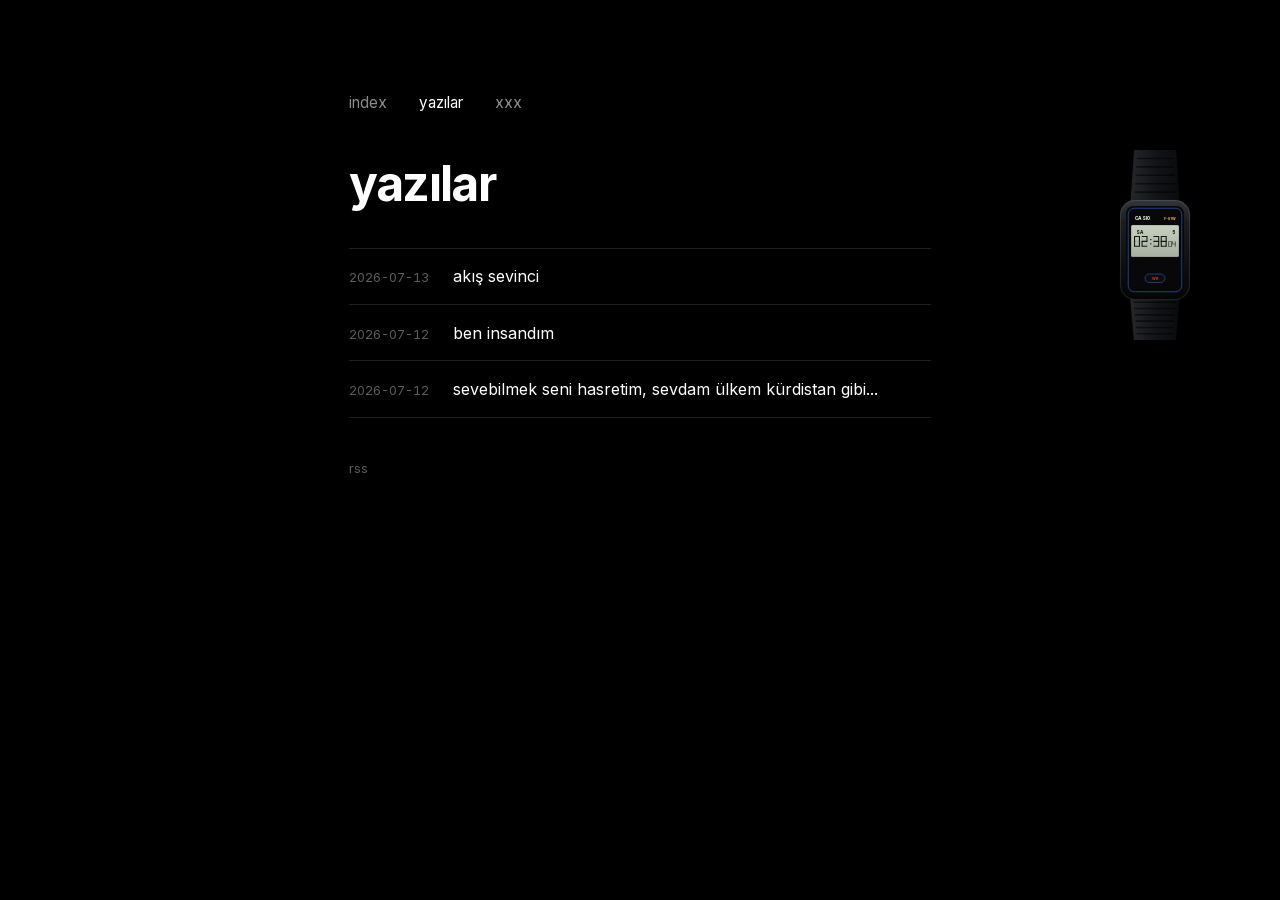
<file: blog/index.html>
<!DOCTYPE html>
<html lang="tr">
<head>
    <meta charset="UTF-8">
    <meta name="viewport" content="width=device-width, initial-scale=1.0">
    <title>yazılar | ba û bager</title>
    <meta name="description" content="bager'in yazıları">
    <meta http-equiv="Content-Security-Policy" content="default-src 'self'; script-src 'self' https://gc.zgo.at; style-src 'self' 'unsafe-inline'; img-src 'self' https://*.fastly.net data: https://bager.goatcounter.com; connect-src 'self' https://ws.audioscrobbler.com https://bager.goatcounter.com; font-src 'self'; media-src 'self'; base-uri 'self'; form-action 'none'; object-src 'none'">
    <meta name="theme-color" content="#000000">
    <link rel="alternate" type="application/rss+xml" title="ba û bager" href="../feed.xml">
    <link rel="stylesheet" href="../assets/css/style.css">
    <link rel="icon" type="image/png" href="../cat.png">
</head>
<body>
    <main class="page">
        <nav class="ust">
            <a href="../index.html">index</a>
            <a href="../blog/index.html" aria-current="page">yazılar</a>
            <a href="../xxx.html">xxx</a>
        </nav>

        <h1>yazılar</h1>

        <ol class="posts" reversed>
            <li><span class="post-date">2026-07-13</span><a href="akis-sevinci.html">akış sevinci</a></li>
            <li><span class="post-date">2026-07-12</span><a href="ben-insandim.html">ben insandım</a></li>
            <li><span class="post-date">2026-07-12</span><a href="sevebilmek-seni-hasretim.html">sevebilmek seni hasretim, sevdam ülkem kürdistan gibi...</a></li>
        </ol>

        <p class="rss"><a href="../feed.xml">rss</a></p>
    </main>

    <div class="f91" id="f91" role="img" aria-label="saat"></div>

    <script src="../assets/js/site.js"></script>
    <script data-goatcounter="https://bager.goatcounter.com/count" async src="https://gc.zgo.at/count.js"></script>
</body>
</html>
</file>
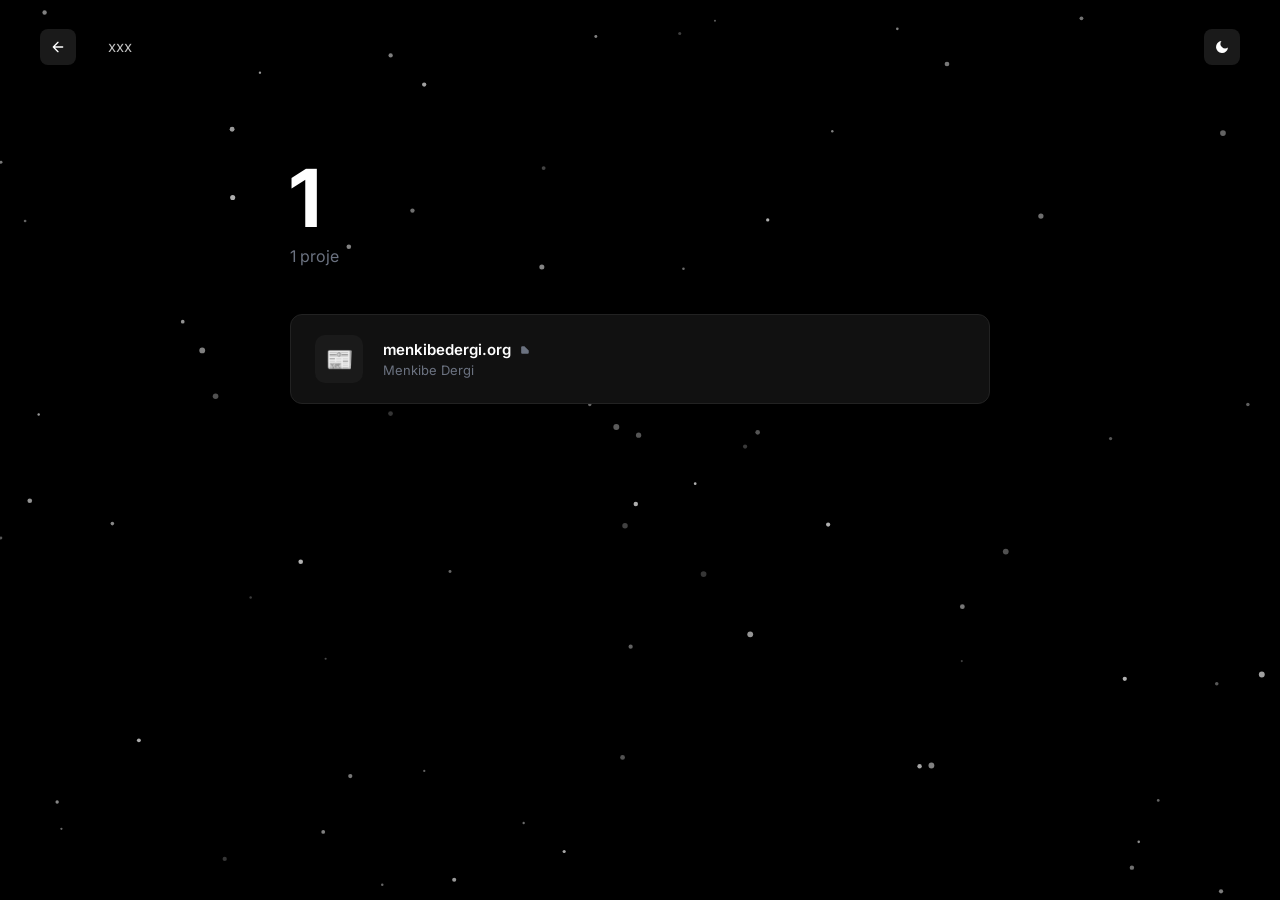
<file: projects.html>
<!DOCTYPE html>
<html lang="tr">
<head>
    <meta charset="UTF-8">
    <meta name="viewport" content="width=device-width, initial-scale=1.0">
    <title>xxx | ba û bager</title>
    <meta name="description" content="Projects by ba û bager.">
    <link href="https://fonts.googleapis.com/css2?family=Inter:wght@400;500;600;700&display=swap" rel="stylesheet">
    <style>
        * { margin: 0; padding: 0; box-sizing: border-box; }
        body {
            background-color: #000;
            color: #fff;
            font-family: 'Inter', -apple-system, sans-serif;
            min-height: 100vh;
            display: flex;
            flex-direction: column;
            position: relative;
            overflow-x: hidden;
            transition: background-color 0.3s, color 0.3s;
        }
        body.light {
            background-color: #f5f5f5;
            color: #111;
        }
        #particles {
            position: fixed;
            top: 0;
            left: 0;
            width: 100%;
            height: 100%;
            z-index: 0;
            pointer-events: none;
        }
        nav {
            position: relative;
            z-index: 10;
            display: flex;
            align-items: center;
            gap: 2rem;
            padding: 1.8rem 2.5rem;
        }
        .icon-btn {
            background: #1a1a1a;
            border: none;
            color: #fff;
            width: 36px;
            height: 36px;
            border-radius: 8px;
            cursor: pointer;
            display: flex;
            align-items: center;
            justify-content: center;
            text-decoration: none;
            transition: background 0.2s;
        }
        body.light .icon-btn {
            background: #e0e0e0;
            color: #111;
        }
        .icon-btn:hover {
            background: #2a2a2a;
        }
        body.light .icon-btn:hover {
            background: #ccc;
        }
        .icon-btn svg {
            width: 16px;
            height: 16px;
            fill: none;
            stroke: currentColor;
            stroke-width: 2;
            stroke-linecap: round;
            stroke-linejoin: round;
        }
        .nav-link {
            color: inherit;
            text-decoration: none;
            font-size: 15px;
            opacity: 0.75;
            transition: opacity 0.2s;
        }
        .nav-link:hover {
            opacity: 1;
            color: #a5b4fc;
        }
        .theme-btn {
            background: #1a1a1a;
            border: none;
            color: #fff;
            width: 36px;
            height: 36px;
            border-radius: 8px;
            cursor: pointer;
            display: flex;
            align-items: center;
            justify-content: center;
            transition: background 0.2s;
        }
        body.light .theme-btn {
            background: #e0e0e0;
            color: #111;
        }
        .theme-btn:hover {
            background: #2a2a2a;
        }
        body.light .theme-btn:hover {
            background: #ccc;
        }
        .theme-btn svg {
            width: 16px;
            height: 16px;
            fill: currentColor;
        }
        .content {
            position: relative;
            z-index: 1;
            max-width: 780px;
            width: 100%;
            margin: 0 auto;
            padding: 4rem 2.5rem;
        }
        .count {
            font-size: 5rem;
            font-weight: 700;
            letter-spacing: -0.025em;
            line-height: 1;
            margin-bottom: 0.5rem;
            opacity: 0;
            animation: fadeUp 0.5s ease 0.1s forwards;
        }
        .count-label {
            font-size: 1rem;
            color: #6b7280;
            margin-bottom: 3rem;
            opacity: 0;
            animation: fadeUp 0.5s ease 0.2s forwards;
        }
        .projects-grid {
            display: flex;
            flex-direction: column;
            gap: 1rem;
            opacity: 0;
            animation: fadeUp 0.5s ease 0.35s forwards;
        }
        .project-card {
            background: #111;
            border: 1px solid #222;
            border-radius: 12px;
            padding: 1.25rem 1.5rem;
            display: flex;
            align-items: center;
            gap: 1.25rem;
            text-decoration: none;
            color: #fff;
            transition: border-color 0.2s, transform 0.2s;
        }
        body.light .project-card {
            background: #ebebeb;
            border-color: #d0d0d0;
            color: #111;
        }
        .project-card:hover {
            border-color: #444;
            transform: translateY(-2px);
        }
        body.light .project-card:hover {
            border-color: #aaa;
        }
        .project-icon {
            width: 48px;
            height: 48px;
            background: #1a1a1a;
            border-radius: 10px;
            display: flex;
            align-items: center;
            justify-content: center;
            flex-shrink: 0;
            font-size: 22px;
        }
        body.light .project-icon {
            background: #d5d5d5;
        }
        .project-info {
            flex: 1;
            min-width: 0;
        }
        .project-name {
            font-size: 15px;
            font-weight: 600;
            display: flex;
            align-items: center;
            gap: 0.5rem;
            margin-bottom: 3px;
        }
        .project-name svg {
            width: 13px;
            height: 13px;
            fill: #6b7280;
            flex-shrink: 0;
        }
        .project-desc {
            font-size: 13px;
            color: #6b7280;
        }
        @keyframes fadeUp {
            from { opacity: 0; transform: translateY(16px); }
            to { opacity: 1; transform: translateY(0); }
        }
    </style>
</head>
<body>
    <canvas id="particles"></canvas>

    <nav>
        <a href="index.html" class="icon-btn" aria-label="geri dön">
            <svg viewBox="0 0 24 24"><path d="M19 12H5M5 12l7 7M5 12l7-7"/></svg>
        </a>
        <a href="projects.html" class="nav-link">xxx</a>
        <div style="margin-left:auto"></div>
        <button class="theme-btn" id="theme-toggle" aria-label="tema değiştir">
            <svg id="theme-icon-moon" viewBox="0 0 24 24"><path d="M21 12.79A9 9 0 1 1 11.21 3a7 7 0 0 0 9.79 9.79z"/></svg>
            <svg id="theme-icon-sun" viewBox="0 0 24 24" style="display:none"><path d="M12 4.5a.75.75 0 0 1 .75.75v1.5a.75.75 0 0 1-1.5 0v-1.5A.75.75 0 0 1 12 4.5zm0 12a.75.75 0 0 1 .75.75v1.5a.75.75 0 0 1-1.5 0v-1.5A.75.75 0 0 1 12 16.5zm7.5-4.5a.75.75 0 0 1-.75.75h-1.5a.75.75 0 0 1 0-1.5h1.5a.75.75 0 0 1 .75.75zM6.75 12a.75.75 0 0 1-.75.75H4.5a.75.75 0 0 1 0-1.5H6a.75.75 0 0 1 .75.75zm9.72-5.03a.75.75 0 0 1 0 1.06l-1.06 1.06a.75.75 0 1 1-1.06-1.06l1.06-1.06a.75.75 0 0 1 1.06 0zM8.56 15.44a.75.75 0 0 1 0 1.06l-1.06 1.06a.75.75 0 1 1-1.06-1.06l1.06-1.06a.75.75 0 0 1 1.06 0zm7.94 1.06a.75.75 0 1 1-1.06-1.06l1.06-1.06a.75.75 0 1 1 1.06 1.06l-1.06 1.06zM8.56 8.56A.75.75 0 1 1 7.5 7.5l1.06 1.06a.75.75 0 0 1-1.06 1.06L7.5 7.5zM12 8.25a3.75 3.75 0 1 0 0 7.5 3.75 3.75 0 0 0 0-7.5z"/></svg>
        </button>
    </nav>

    <div class="content">
        <h1 class="count">1</h1>
        <p class="count-label">1 proje</p>
        <div class="projects-grid">
            <a href="https://menkibedergi.org" target="_blank" rel="noopener" class="project-card">
                <div class="project-icon">📰</div>
                <div class="project-info">
                    <div class="project-name">
                        menkibedergi.org
                        <svg viewBox="0 0 24 24"><path d="M10 6H6a2 2 0 00-2 2v10a2 2 0 002 2h10a2 2 0 002-2v-4M14 4h6m0 0v6m0-6L10 14"/></svg>
                    </div>
                    <div class="project-desc">Menkibe Dergi</div>
                </div>
            </a>
        </div>
    </div>

    <script>
        const themeBtn = document.getElementById('theme-toggle');
        const moonIcon = document.getElementById('theme-icon-moon');
        const sunIcon = document.getElementById('theme-icon-sun');

        function setTheme(light) {
            document.body.classList.toggle('light', light);
            moonIcon.style.display = light ? 'none' : 'block';
            sunIcon.style.display = light ? 'block' : 'none';
            localStorage.setItem('theme', light ? 'light' : 'dark');
        }

        themeBtn.addEventListener('click', () => setTheme(!document.body.classList.contains('light')));

        const saved = localStorage.getItem('theme');
        if (saved === 'light') setTheme(true);

        const canvas = document.getElementById('particles');
        const ctx = canvas.getContext('2d');
        let particles = [];

        function resizeCanvas() {
            canvas.width = window.innerWidth;
            canvas.height = window.innerHeight;
        }

        function createParticles() {
            particles = [];
            for (let i = 0; i < 80; i++) {
                particles.push({
                    x: Math.random() * canvas.width,
                    y: Math.random() * canvas.height,
                    radius: Math.random() * 2 + 1,
                    speedX: (Math.random() - 0.5) * 0.3,
                    speedY: (Math.random() - 0.5) * 0.3,
                    opacity: Math.random() * 0.5 + 0.2
                });
            }
        }

        function drawParticles() {
            ctx.clearRect(0, 0, canvas.width, canvas.height);
            const isLight = document.body.classList.contains('light');
            for (let p of particles) {
                ctx.beginPath();
                ctx.arc(p.x, p.y, p.radius, 0, Math.PI * 2);
                ctx.fillStyle = isLight ? `rgba(0,0,0,${p.opacity * 0.4})` : `rgba(255,255,255,${p.opacity})`;
                ctx.fill();
                p.x += p.speedX;
                p.y += p.speedY;
                if (p.x < 0) p.x = canvas.width;
                if (p.x > canvas.width) p.x = 0;
                if (p.y < 0) p.y = canvas.height;
                if (p.y > canvas.height) p.y = 0;
            }
            requestAnimationFrame(drawParticles);
        }

        resizeCanvas();
        createParticles();
        drawParticles();
        window.addEventListener('resize', () => {
            resizeCanvas();
            createParticles();
        });
    </script>
</body>
</html>
</file>
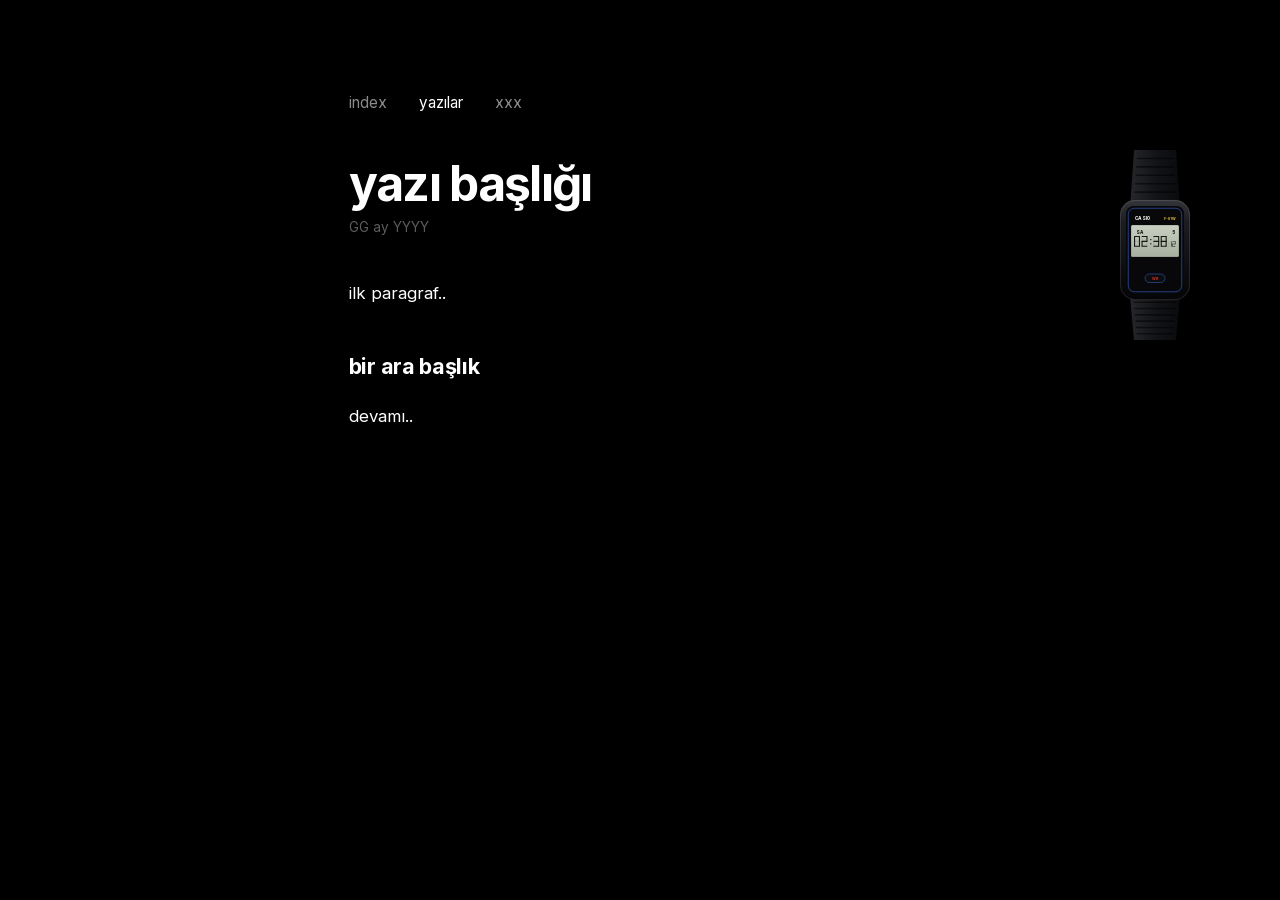
<file: blog/_sablon.html>
<!DOCTYPE html>
<html lang="tr">
<head>
    <meta charset="UTF-8">
    <meta name="viewport" content="width=device-width, initial-scale=1.0">
    <title>YAZI BAŞLIĞI | ba û bager</title>
    <meta name="description" content="YAZI BAŞLIĞI">
    <meta http-equiv="Content-Security-Policy" content="default-src 'self'; script-src 'self' https://gc.zgo.at; style-src 'self' 'unsafe-inline'; img-src 'self' https://*.fastly.net data: https://bager.goatcounter.com; connect-src 'self' https://ws.audioscrobbler.com https://bager.goatcounter.com; font-src 'self'; media-src 'self'; base-uri 'self'; form-action 'none'; object-src 'none'">
    <meta name="theme-color" content="#000000">
    <link rel="stylesheet" href="../assets/css/style.css">
    <link rel="icon" type="image/png" href="../cat.png">
</head>
<body>
    <main class="page">
        <nav class="ust">
            <a href="../index.html">index</a>
            <a href="../blog/index.html" aria-current="page">yazılar</a>
            <a href="../xxx.html">xxx</a>
        </nav>

        <h1>yazı başlığı</h1>
        <p class="post-meta">GG ay YYYY</p>

        <div class="prose">
            <p>ilk paragraf..</p>

            <h2>bir ara başlık</h2>
            <p>devamı..</p>
        </div>
    </main>

    <div class="f91" id="f91" role="img" aria-label="saat"></div>

    <script src="../assets/js/site.js"></script>
    <script data-goatcounter="https://bager.goatcounter.com/count" async src="https://gc.zgo.at/count.js"></script>
</body>
</html>
</file>
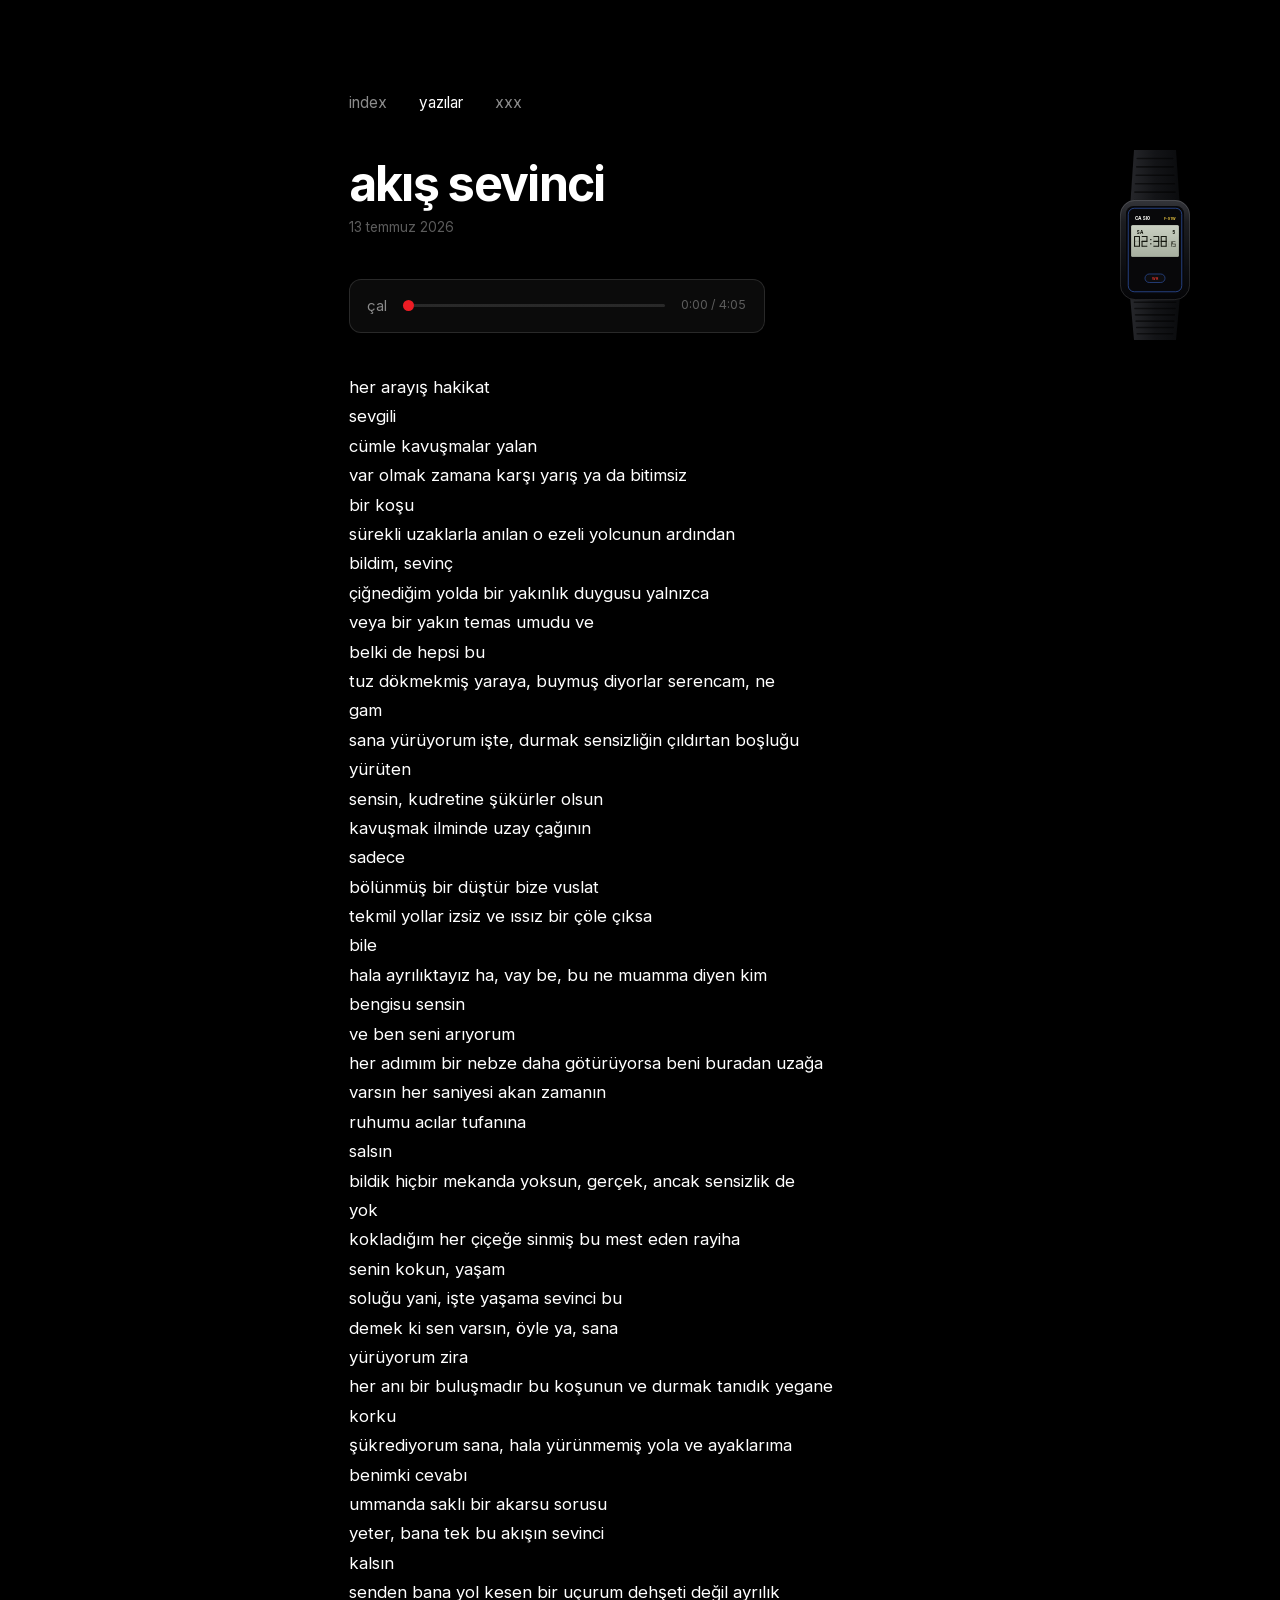
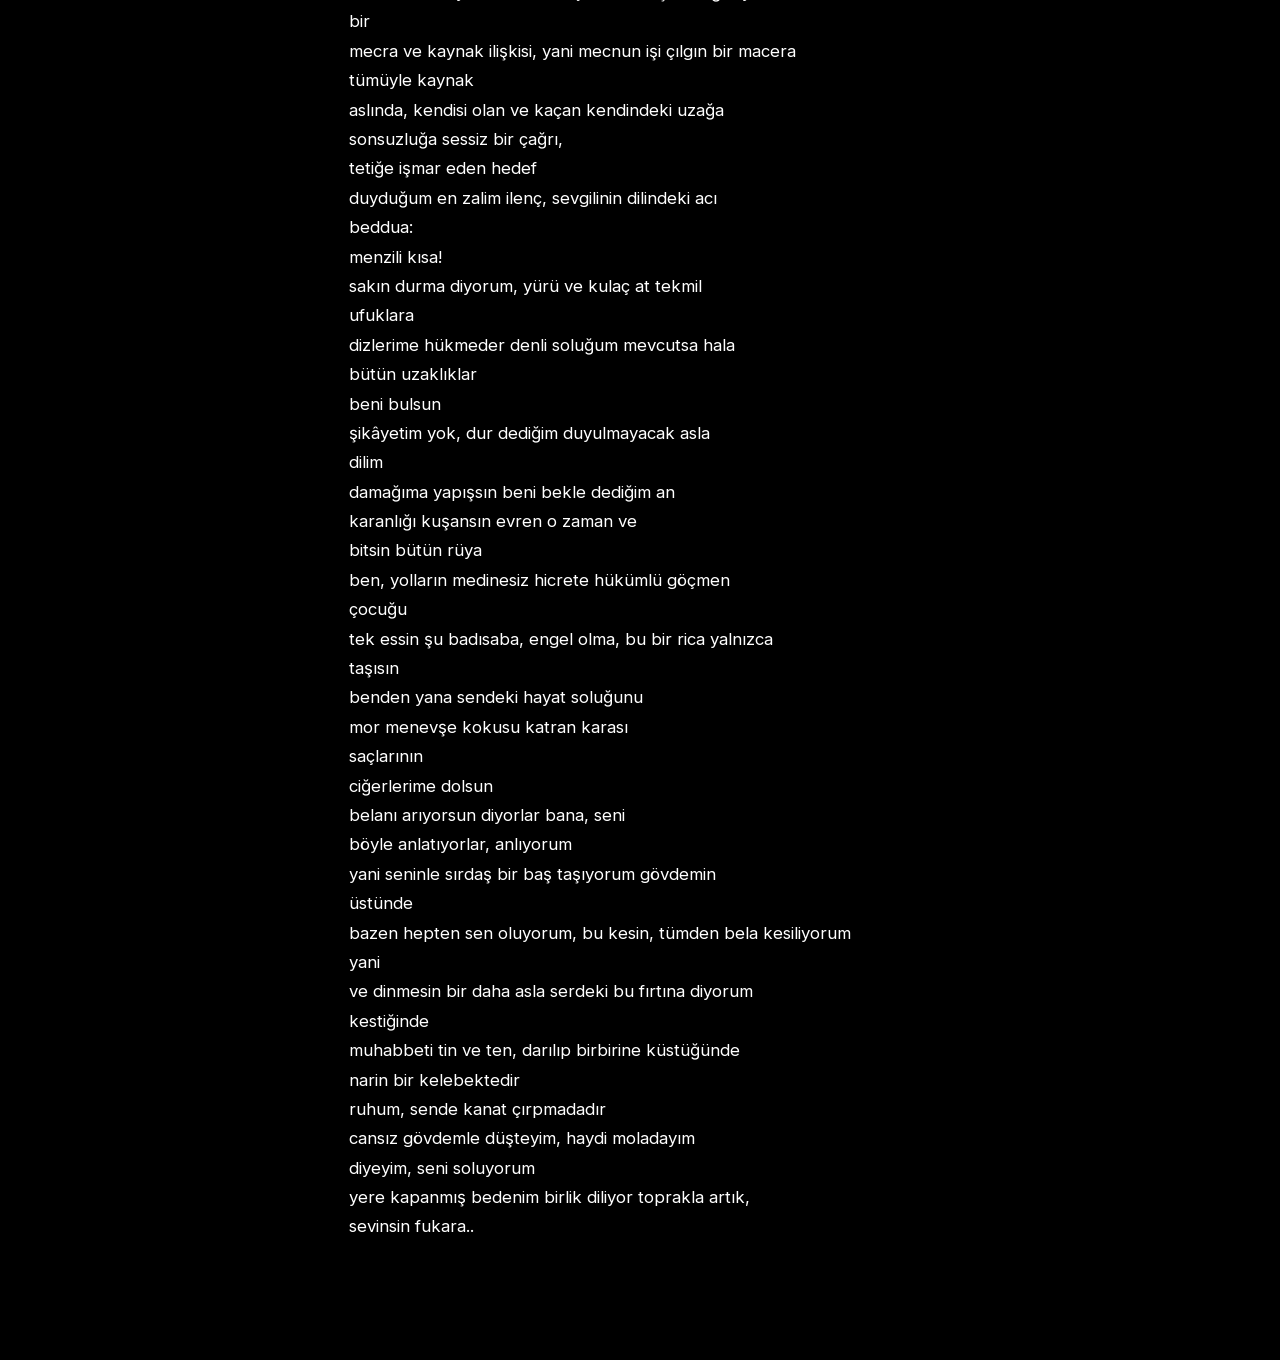
<file: blog/akis-sevinci.html>
<!DOCTYPE html>
<html lang="tr">
<head>
    <meta charset="UTF-8">
    <meta name="viewport" content="width=device-width, initial-scale=1.0">
    <title>akış sevinci | ba û bager</title>
    <meta name="description" content="akış sevinci">
    <meta http-equiv="Content-Security-Policy" content="default-src 'self'; script-src 'self' https://gc.zgo.at; style-src 'self' 'unsafe-inline'; img-src 'self' https://*.fastly.net data: https://bager.goatcounter.com; connect-src 'self' https://ws.audioscrobbler.com https://bager.goatcounter.com; font-src 'self'; media-src 'self'; base-uri 'self'; form-action 'none'; object-src 'none'">
    <meta name="theme-color" content="#000000">
    <link rel="stylesheet" href="../assets/css/style.css">
    <link rel="icon" type="image/png" href="../cat.png">
</head>
<body>
    <main class="page">
        <nav class="ust">
            <a href="../index.html">index</a>
            <a href="../blog/index.html" aria-current="page">yazılar</a>
            <a href="../xxx.html">xxx</a>
        </nav>

        <h1>akış sevinci</h1>
        <p class="post-meta">13 temmuz 2026</p>

        <div class="player" data-src="../assets/audio/akis-sevinci.mp3">
            <button class="player-btn" aria-label="çal">çal</button>
            <input class="player-seek" type="range" min="0" max="100" step="0.1" value="0" aria-label="konum">
            <span class="player-time">0:00 / 0:00</span>
        </div>

        <div class="prose siir">
            <p>her arayış hakikat
sevgili
cümle kavuşmalar yalan
var olmak zamana karşı yarış ya da bitimsiz
bir koşu
sürekli uzaklarla anılan o ezeli yolcunun ardından
bildim, sevinç
çiğnediğim yolda bir yakınlık duygusu yalnızca
veya bir yakın temas umudu ve
belki de hepsi bu
tuz dökmekmiş yaraya, buymuş diyorlar serencam, ne
gam
sana yürüyorum işte, durmak sensizliğin çıldırtan boşluğu
yürüten
sensin, kudretine şükürler olsun
kavuşmak ilminde uzay çağının
sadece
bölünmüş bir düştür bize vuslat
tekmil yollar izsiz ve ıssız bir çöle çıksa
bile
hala ayrılıktayız ha, vay be, bu ne muamma diyen kim
bengisu sensin
ve ben seni arıyorum
her adımım bir nebze daha götürüyorsa beni buradan uzağa
varsın her saniyesi akan zamanın
ruhumu acılar tufanına
salsın
bildik hiçbir mekanda yoksun, gerçek, ancak sensizlik de
yok
kokladığım her çiçeğe sinmiş bu mest eden rayiha
senin kokun, yaşam
soluğu yani, işte yaşama sevinci bu
demek ki sen varsın, öyle ya, sana
yürüyorum zira
her anı bir buluşmadır bu koşunun ve durmak tanıdık yegane
korku
şükrediyorum sana, hala yürünmemiş yola ve ayaklarıma
benimki cevabı
ummanda saklı bir akarsu sorusu
yeter, bana tek bu akışın sevinci
kalsın
senden bana yol kesen bir uçurum dehşeti değil ayrılık
bir
mecra ve kaynak ilişkisi, yani mecnun işi çılgın bir macera
tümüyle kaynak
aslında, kendisi olan ve kaçan kendindeki uzağa
sonsuzluğa sessiz bir çağrı,
tetiğe işmar eden hedef
duyduğum en zalim ilenç, sevgilinin dilindeki acı
beddua:
menzili kısa!
sakın durma diyorum, yürü ve kulaç at tekmil
ufuklara
dizlerime hükmeder denli soluğum mevcutsa hala
bütün uzaklıklar
beni bulsun
şikâyetim yok, dur dediğim duyulmayacak asla
dilim
damağıma yapışsın beni bekle dediğim an
karanlığı kuşansın evren o zaman ve
bitsin bütün rüya
ben, yolların medinesiz hicrete hükümlü göçmen
çocuğu
tek essin şu badısaba, engel olma, bu bir rica yalnızca
taşısın
benden yana sendeki hayat soluğunu
mor menevşe kokusu katran karası
saçlarının
ciğerlerime dolsun
belanı arıyorsun diyorlar bana, seni
böyle anlatıyorlar, anlıyorum
yani seninle sırdaş bir baş taşıyorum gövdemin
üstünde
bazen hepten sen oluyorum, bu kesin, tümden bela kesiliyorum
yani
ve dinmesin bir daha asla serdeki bu fırtına diyorum
kestiğinde
muhabbeti tin ve ten, darılıp birbirine küstüğünde
narin bir kelebektedir
ruhum, sende kanat çırpmadadır
cansız gövdemle düşteyim, haydi moladayım
diyeyim, seni soluyorum
yere kapanmış bedenim birlik diliyor toprakla artık,
sevinsin fukara..</p>
        </div>
    </main>

    <div class="f91" id="f91" role="img" aria-label="saat"></div>

    <script src="../assets/js/site.js"></script>
    <script data-goatcounter="https://bager.goatcounter.com/count" async src="https://gc.zgo.at/count.js"></script>
</body>
</html>
</file>
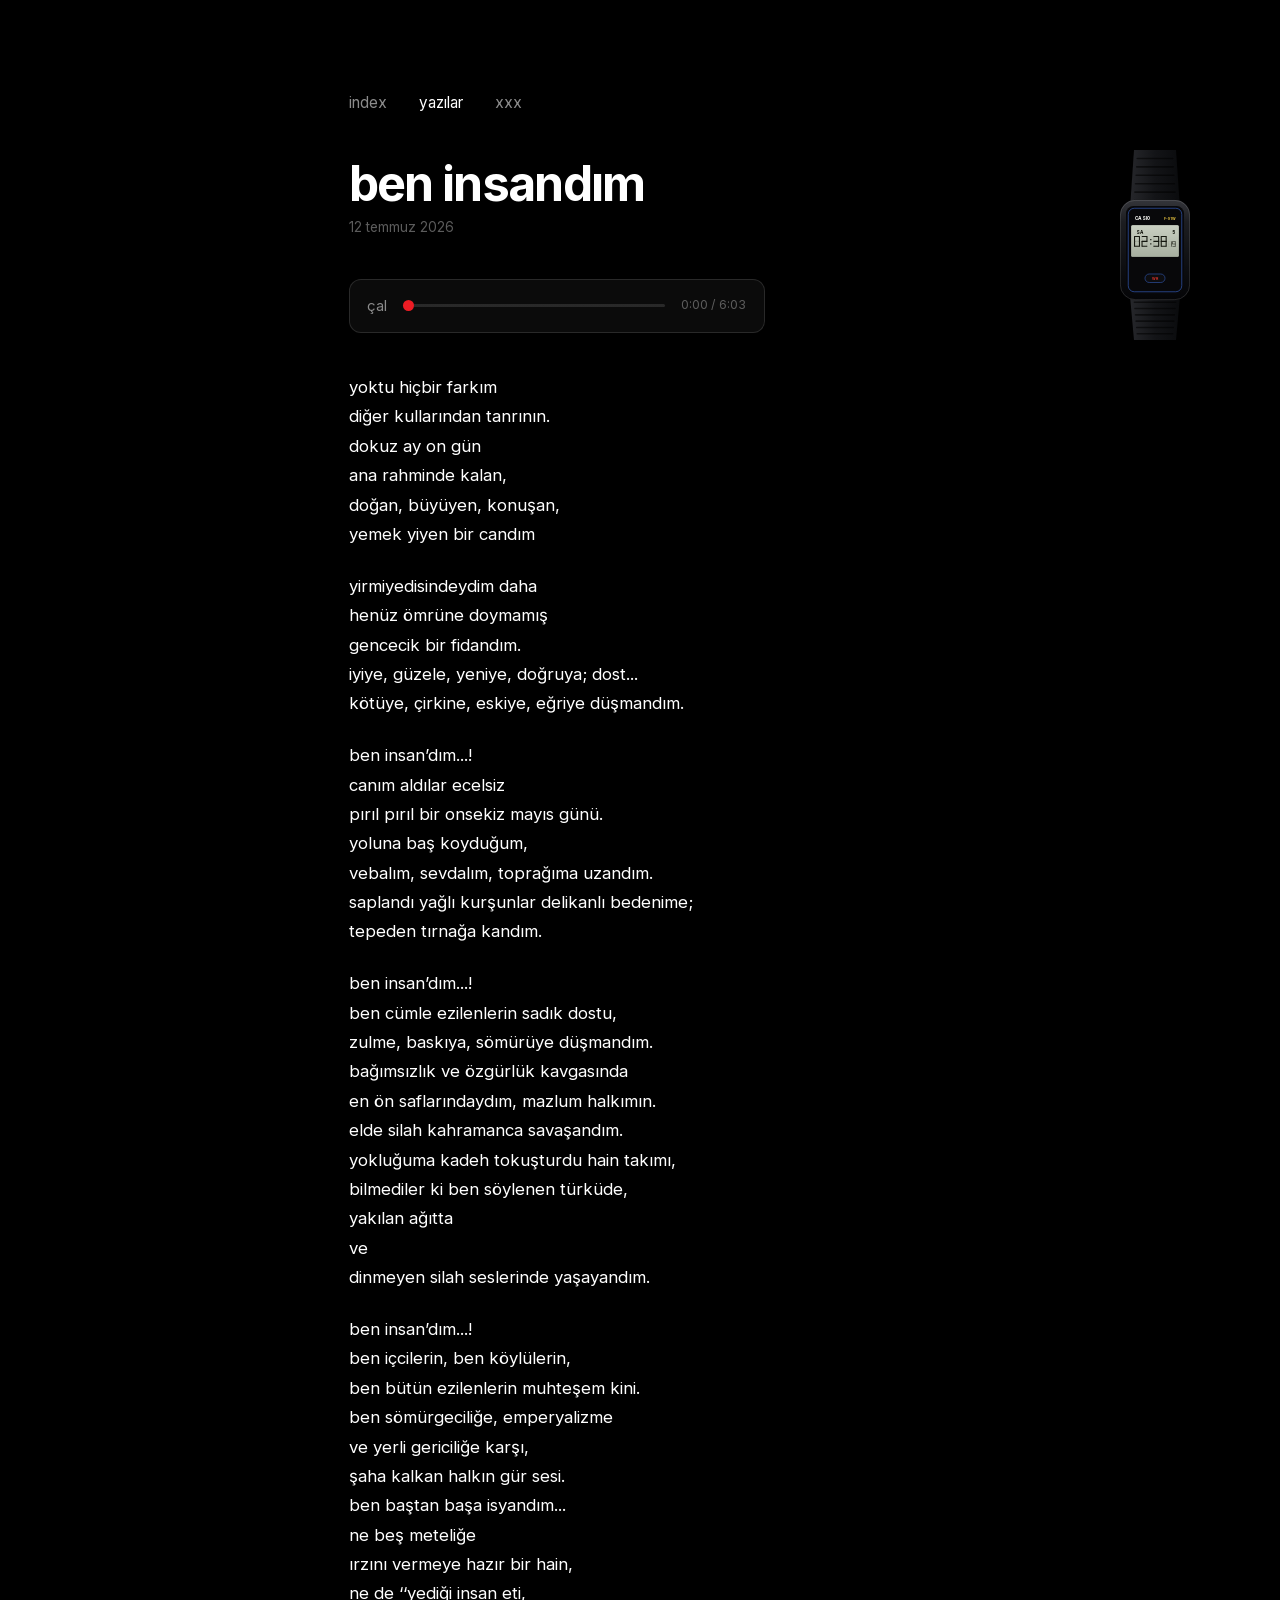
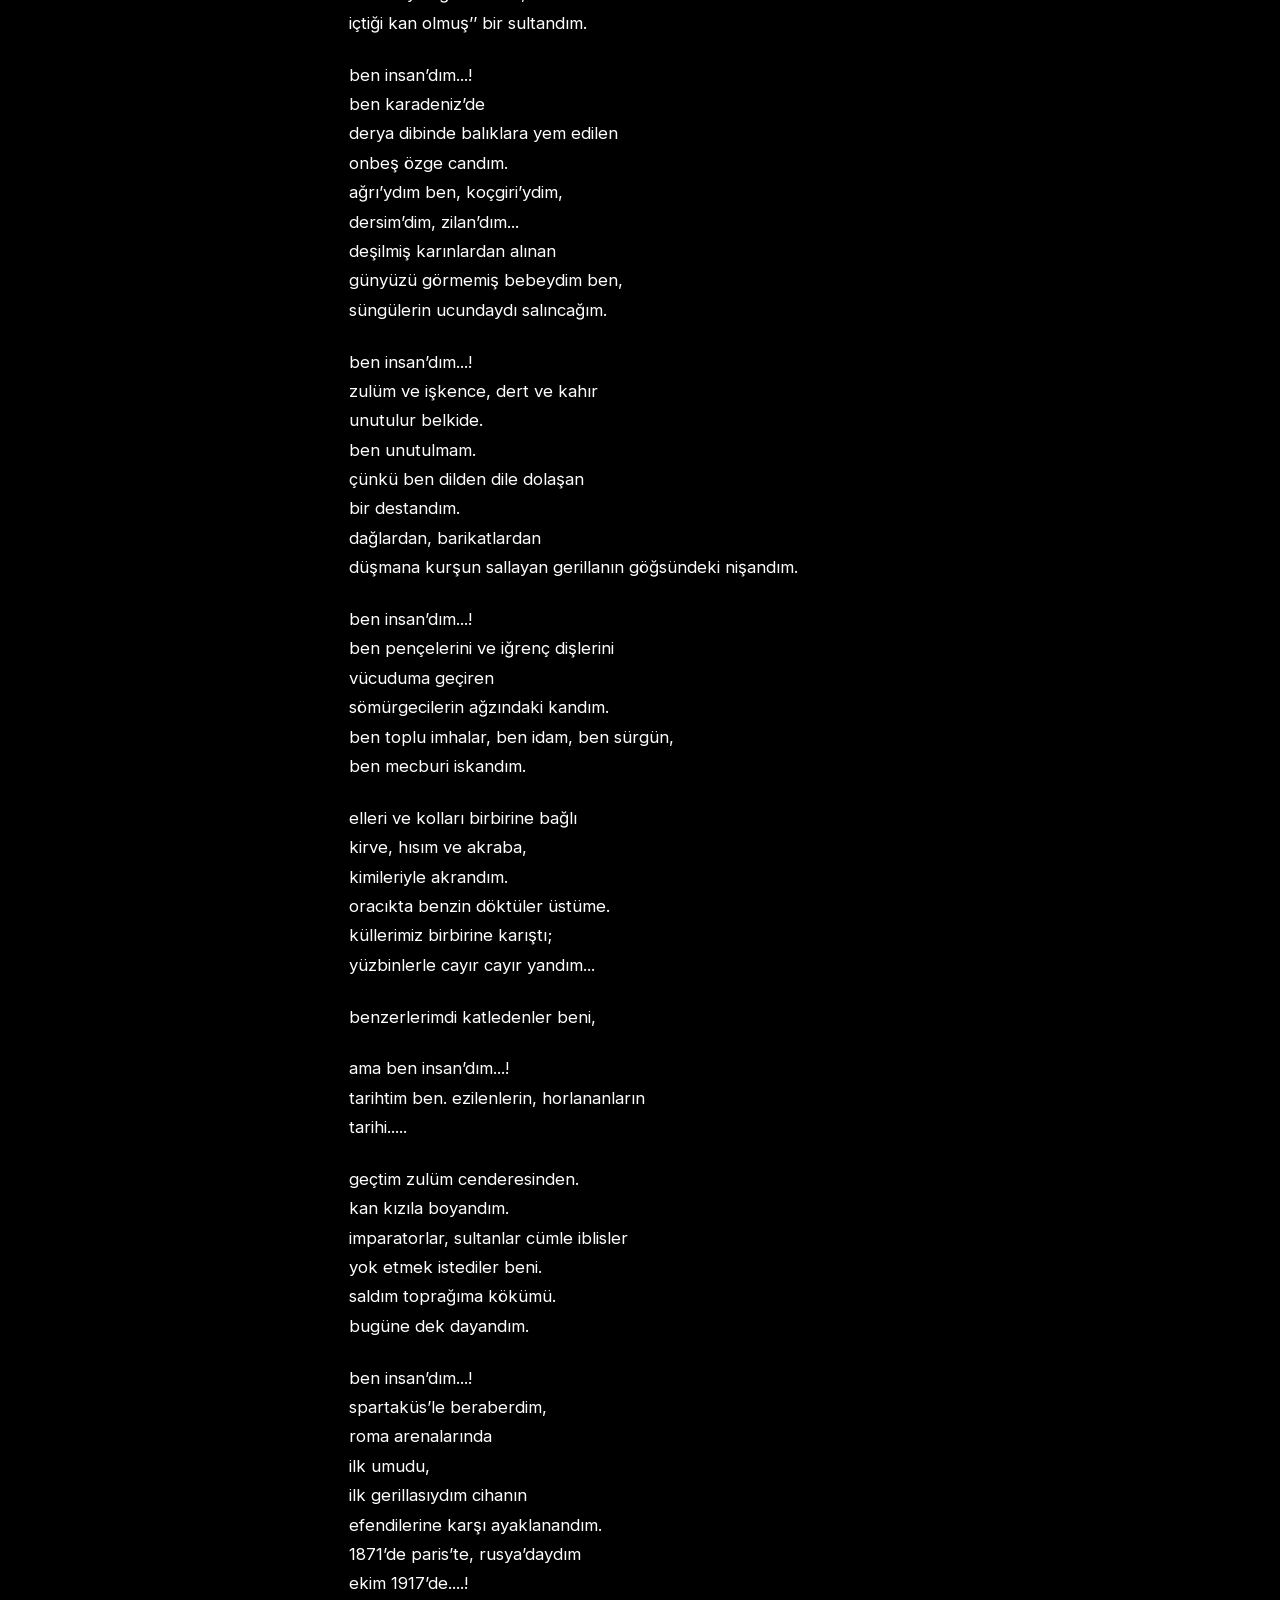
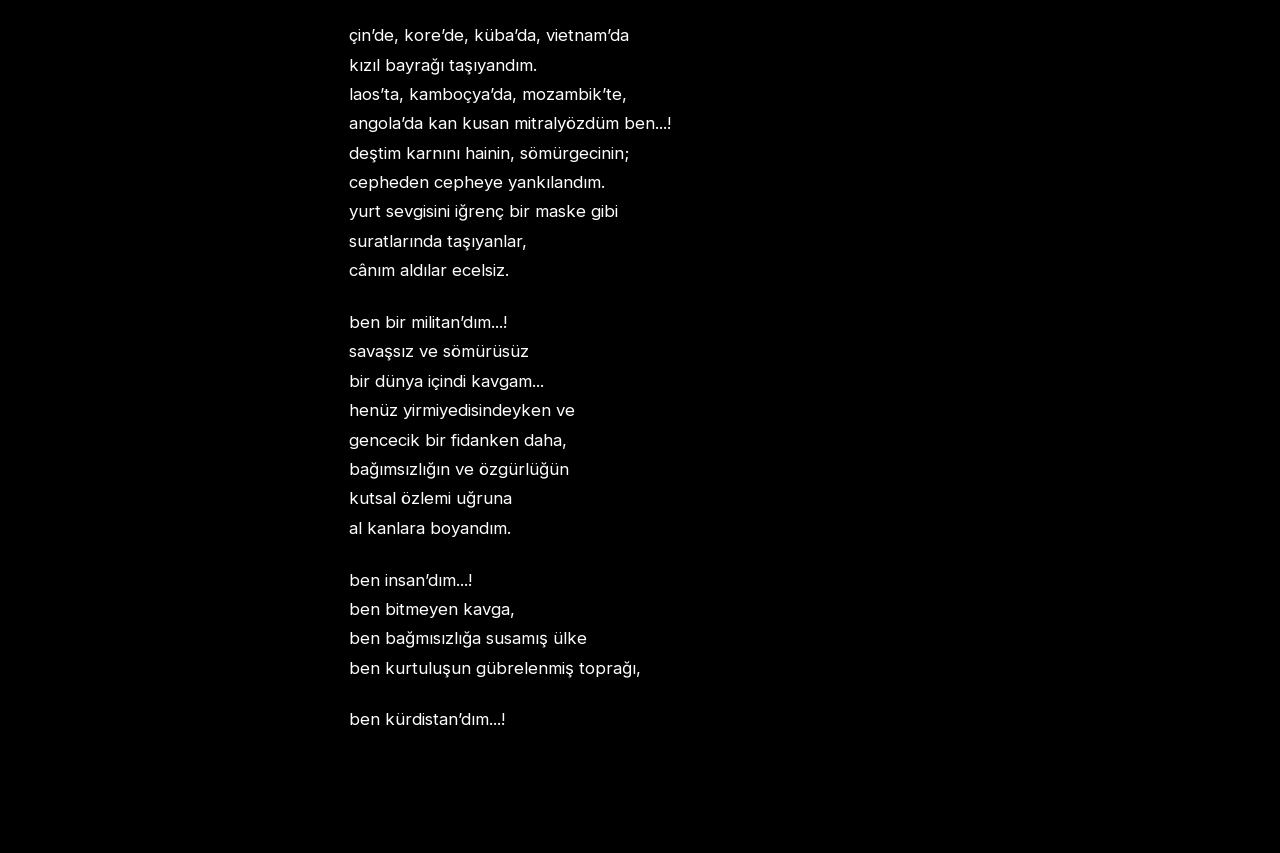
<file: blog/ben-insandim.html>
<!DOCTYPE html>
<html lang="tr">
<head>
    <meta charset="UTF-8">
    <meta name="viewport" content="width=device-width, initial-scale=1.0">
    <title>ben insandım | ba û bager</title>
    <meta name="description" content="ben insandım">
    <meta http-equiv="Content-Security-Policy" content="default-src 'self'; script-src 'self' https://gc.zgo.at; style-src 'self' 'unsafe-inline'; img-src 'self' https://*.fastly.net data: https://bager.goatcounter.com; connect-src 'self' https://ws.audioscrobbler.com https://bager.goatcounter.com; font-src 'self'; media-src 'self'; base-uri 'self'; form-action 'none'; object-src 'none'">
    <meta name="theme-color" content="#000000">
    <link rel="stylesheet" href="../assets/css/style.css">
    <link rel="icon" type="image/png" href="../cat.png">
</head>
<body>
    <main class="page">
        <nav class="ust">
            <a href="../index.html">index</a>
            <a href="../blog/index.html" aria-current="page">yazılar</a>
            <a href="../xxx.html">xxx</a>
        </nav>

        <h1>ben insandım</h1>
        <p class="post-meta">12 temmuz 2026</p>

        <div class="player" data-src="../assets/audio/ben-insandim.mp3">
            <button class="player-btn" aria-label="çal">çal</button>
            <input class="player-seek" type="range" min="0" max="100" step="0.1" value="0" aria-label="konum">
            <span class="player-time">0:00 / 0:00</span>
        </div>

        <div class="prose siir">
            <p>yoktu hiçbir farkım
diğer kullarından tanrının.
dokuz ay on gün
ana rahminde kalan,
doğan, büyüyen, konuşan,
yemek yiyen bir candım</p>

            <p>yirmiyedisindeydim daha
henüz ömrüne doymamış
gencecik bir fidandım.
iyiye, güzele, yeniye, doğruya; dost...
kötüye, çirkine, eskiye, eğriye düşmandım.</p>

            <p>ben insan’dım...!
canım aldılar ecelsiz
pırıl pırıl bir onsekiz mayıs günü.
yoluna baş koyduğum,
vebalım, sevdalım, toprağıma uzandım.
saplandı yağlı kurşunlar delikanlı bedenime;
tepeden tırnağa kandım.</p>

            <p>ben insan’dım...!
ben cümle ezilenlerin sadık dostu,
zulme, baskıya, sömürüye düşmandım.
bağımsızlık ve özgürlük kavgasında
en ön saflarındaydım, mazlum halkımın.
elde silah kahramanca savaşandım.
yokluğuma kadeh tokuşturdu hain takımı,
bilmediler ki ben söylenen türküde,
yakılan ağıtta
ve
dinmeyen silah seslerinde yaşayandım.</p>

            <p>ben insan’dım...!
ben içcilerin, ben köylülerin,
ben bütün ezilenlerin muhteşem kini.
ben sömürgeciliğe, emperyalizme
ve yerli gericiliğe karşı,
şaha kalkan halkın gür sesi.
ben baştan başa isyandım...
ne beş meteliğe
ırzını vermeye hazır bir hain,
ne de ‘‘yediği insan eti,
içtiği kan olmuş’’ bir sultandım.</p>

            <p>ben insan’dım...!
ben karadeniz’de
derya dibinde balıklara yem edilen
onbeş özge candım.
ağrı’ydım ben, koçgiri’ydim,
dersim’dim, zilan’dım...
deşilmiş karınlardan alınan
günyüzü görmemiş bebeydim ben,
süngülerin ucundaydı salıncağım.</p>

            <p>ben insan’dım...!
zulüm ve işkence, dert ve kahır
unutulur belkide.
ben unutulmam.
çünkü ben dilden dile dolaşan
bir destandım.
dağlardan, barikatlardan
düşmana kurşun sallayan gerillanın göğsündeki nişandım.</p>

            <p>ben insan’dım...!
ben pençelerini ve iğrenç dişlerini
vücuduma geçiren
sömürgecilerin ağzındaki kandım.
ben toplu imhalar, ben idam, ben sürgün,
ben mecburi iskandım.</p>

            <p>elleri ve kolları birbirine bağlı
kirve, hısım ve akraba,
kimileriyle akrandım.
oracıkta benzin döktüler üstüme.
küllerimiz birbirine karıştı;
yüzbinlerle cayır cayır yandım...</p>

            <p>benzerlerimdi katledenler beni,</p>

            <p>ama ben insan’dım...!
tarihtim ben. ezilenlerin, horlananların
tarihi.....</p>

            <p>geçtim zulüm cenderesinden.
kan kızıla boyandım.
imparatorlar, sultanlar cümle iblisler
yok etmek istediler beni.
saldım toprağıma kökümü.
bugüne dek dayandım.</p>

            <p>ben insan’dım...!
spartaküs’le beraberdim,
roma arenalarında
ilk umudu,
ilk gerillasıydım cihanın
efendilerine karşı ayaklanandım.
1871’de paris’te, rusya’daydım
ekim 1917’de....!</p>

            <p>çin’de, kore’de, küba’da, vietnam’da
kızıl bayrağı taşıyandım.
laos’ta, kamboçya’da, mozambik’te,
angola’da kan kusan mitralyözdüm ben...!
deştim karnını hainin, sömürgecinin;
cepheden cepheye yankılandım.
yurt sevgisini iğrenç bir maske gibi
suratlarında taşıyanlar,
cânım aldılar ecelsiz.</p>

            <p>ben bir militan’dım...!
savaşsız ve sömürüsüz
bir dünya içindi kavgam...
henüz yirmiyedisindeyken ve
gencecik bir fidanken daha,
bağımsızlığın ve özgürlüğün
kutsal özlemi uğruna
al kanlara boyandım.</p>

            <p>ben insan’dım...!
ben bitmeyen kavga,
ben bağmısızlığa susamış ülke
ben kurtuluşun gübrelenmiş toprağı,</p>

            <p>ben kürdistan’dım...!</p>
        </div>
    </main>

    <div class="f91" id="f91" role="img" aria-label="saat"></div>

    <script src="../assets/js/site.js"></script>
    <script data-goatcounter="https://bager.goatcounter.com/count" async src="https://gc.zgo.at/count.js"></script>
</body>
</html>
</file>
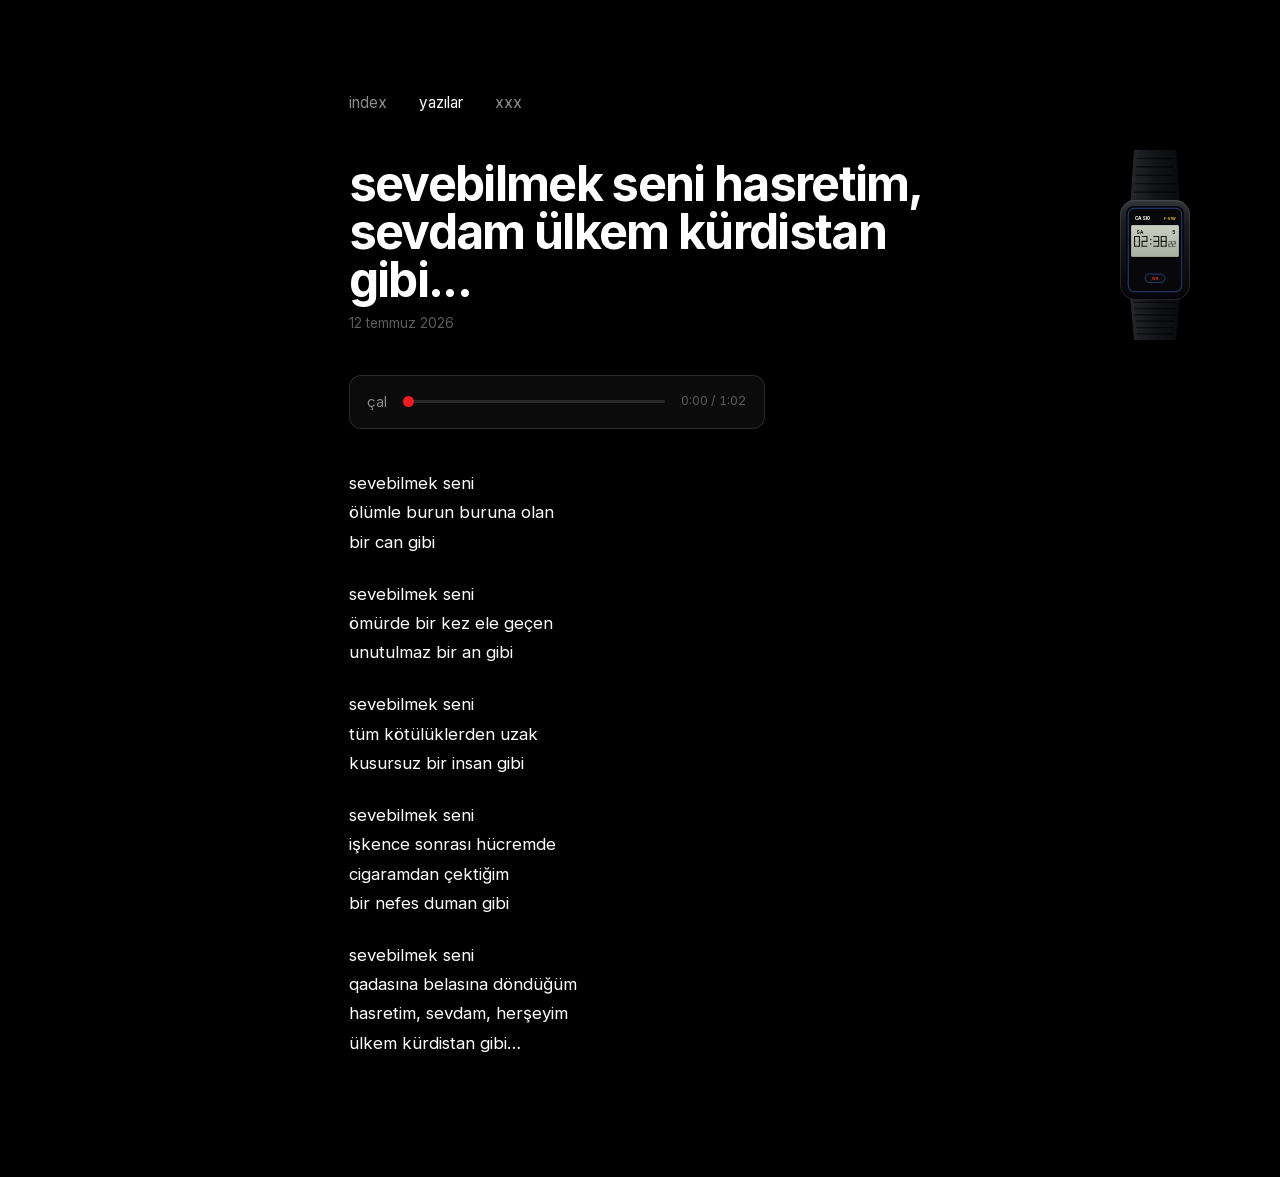
<file: blog/sevebilmek-seni-hasretim.html>
<!DOCTYPE html>
<html lang="tr">
<head>
    <meta charset="UTF-8">
    <meta name="viewport" content="width=device-width, initial-scale=1.0">
    <title>sevebilmek seni hasretim, sevdam ülkem kürdistan gibi... | ba û bager</title>
    <meta name="description" content="sevebilmek seni hasretim, sevdam ülkem kürdistan gibi...">
    <meta http-equiv="Content-Security-Policy" content="default-src 'self'; script-src 'self' https://gc.zgo.at; style-src 'self' 'unsafe-inline'; img-src 'self' https://*.fastly.net data: https://bager.goatcounter.com; connect-src 'self' https://ws.audioscrobbler.com https://bager.goatcounter.com; font-src 'self'; media-src 'self'; base-uri 'self'; form-action 'none'; object-src 'none'">
    <meta name="theme-color" content="#000000">
    <link rel="stylesheet" href="../assets/css/style.css">
    <link rel="icon" type="image/png" href="../cat.png">
</head>
<body>
    <main class="page">
        <nav class="ust">
            <a href="../index.html">index</a>
            <a href="../blog/index.html" aria-current="page">yazılar</a>
            <a href="../xxx.html">xxx</a>
        </nav>

        <h1>sevebilmek seni hasretim, sevdam ülkem kürdistan gibi...</h1>
        <p class="post-meta">12 temmuz 2026</p>

        <div class="player" data-src="../assets/audio/sevebilmek-seni-hasretim.mp3">
            <button class="player-btn" aria-label="çal">çal</button>
            <input class="player-seek" type="range" min="0" max="100" step="0.1" value="0" aria-label="konum">
            <span class="player-time">0:00 / 0:00</span>
        </div>

        <div class="prose siir">
            <p>sevebilmek seni
ölümle burun buruna olan
bir can gibi</p>

            <p>sevebilmek seni
ömürde bir kez ele geçen
unutulmaz bir an gibi</p>

            <p>sevebilmek seni
tüm kötülüklerden uzak
kusursuz bir insan gibi</p>

            <p>sevebilmek seni
işkence sonrası hücremde
cigaramdan çektiğim
bir nefes duman gibi</p>

            <p>sevebilmek seni
qadasına belasına döndüğüm
hasretim, sevdam, herşeyim
ülkem kürdistan gibi…</p>
        </div>
    </main>

    <div class="f91" id="f91" role="img" aria-label="saat"></div>

    <script src="../assets/js/site.js"></script>
    <script data-goatcounter="https://bager.goatcounter.com/count" async src="https://gc.zgo.at/count.js"></script>
</body>
</html>
</file>
<file: assets/css/style.css>
@font-face {
    font-family: "Inter";
    font-style: normal;
    font-weight: 400 700;
    font-display: swap;
    src: url("../fonts/inter-latin-ext.woff2") format("woff2");
    unicode-range: U+0100-02BA, U+02BD-02C5, U+02C7-02CC, U+02CE-02D7, U+02DD-02FF, U+0304, U+0308, U+0329, U+1D00-1DBF, U+1E00-1E9F, U+1EF2-1EFF, U+2020, U+20A0-20AB, U+20AD-20C0, U+2113, U+2C60-2C7F, U+A720-A7FF;
}

@font-face {
    font-family: "Inter";
    font-style: normal;
    font-weight: 400 700;
    font-display: swap;
    src: url("../fonts/inter-latin.woff2") format("woff2");
    unicode-range: U+0000-00FF, U+0131, U+0152-0153, U+02BB-02BC, U+02C6, U+02DA, U+02DC, U+0304, U+0308, U+0329, U+2000-206F, U+20AC, U+2122, U+2191, U+2193, U+2212, U+2215, U+FEFF, U+FFFD;
}

:root {
    --bg: #000000;
    --raised: #0b0b0b;
    --ink: #ffffff;
    --muted: #8b8b8b;
    --faint: #5c5c5c;
    --line: rgba(255, 255, 255, 0.12);
    --sor: #ed1c24;
    color-scheme: dark;
}

* { margin: 0; padding: 0; box-sizing: border-box; }

html { min-height: 100%; }

body {
    min-height: 100vh;
    background: var(--bg);
    color: var(--ink);
    font-family: "Inter", ui-sans-serif, system-ui, -apple-system, "Segoe UI", sans-serif;
    font-size: 1rem;
    line-height: 1.65;
    -webkit-font-smoothing: antialiased;
    display: flex;
    flex-direction: column;
}

::selection {
    background: var(--sor);
    color: var(--ink);
}

a {
    color: var(--ink);
    text-decoration: none;
    transition: color 0.15s ease, opacity 0.15s ease;
}

a:hover { color: var(--sor); }

:focus-visible {
    outline: 2px solid var(--sor);
    outline-offset: 3px;
    border-radius: 2px;
}

main {
    flex: 1;
    width: 100%;
    max-width: 46rem;
    margin: 0 auto;
    padding: clamp(3rem, 10vh, 7rem) clamp(1.5rem, 6vw, 5rem) 6rem;
}

.ust {
    display: flex;
    gap: 2rem;
    margin-bottom: clamp(2rem, 5vh, 3.5rem);
    font-size: 0.95rem;
}

.ust a { color: var(--muted); }

.ust a:hover { color: var(--ink); }

.ust a[aria-current="page"] { color: var(--ink); }

.gizli {
    background: none;
    border: none;
    padding: 0;
    cursor: pointer;
    display: block;
    width: 8rem;
    margin-bottom: 2rem;
    border-radius: 4px;
    overflow: hidden;
    line-height: 0;
}

.foto {
    width: 100%;
    height: auto;
    display: block;
}

h1 {
    font-size: clamp(3rem, 9vw, 5.25rem);
    font-weight: 700;
    letter-spacing: -0.035em;
    line-height: 1;
}

.alt {
    color: var(--muted);
    font-size: 1.15rem;
    margin-top: 0.7rem;
}

.socials {
    display: flex;
    gap: 1.5rem;
    margin-top: 2.25rem;
    align-items: center;
}

.socials a {
    color: var(--muted);
    display: inline-flex;
    line-height: 0;
}

.socials a:hover { color: var(--ink); }

.socials svg {
    width: 21px;
    height: 21px;
    fill: currentColor;
    display: block;
}

.np {
    margin-top: 2.5rem;
    display: flex;
    align-items: center;
    flex-wrap: wrap;
    gap: 0.5rem;
    font-size: 0.95rem;
}

.np-label { color: var(--faint); }

.np-art {
    width: 28px;
    height: 28px;
    object-fit: cover;
    border-radius: 3px;
    flex-shrink: 0;
}

.np-track {
    font-weight: 500;
    overflow-wrap: anywhere;
}

.np-artist { color: var(--muted); }

.np-artist::before { content: "— "; }

.page h1 {
    font-size: clamp(2rem, 5vw, 3rem);
    margin-bottom: 2.5rem;
}

.post-meta {
    font-size: 0.85rem;
    color: var(--faint);
    margin-top: -2rem;
    margin-bottom: 2.5rem;
}

.posts {
    list-style: none;
}

.posts li {
    display: flex;
    gap: 1.5rem;
    align-items: baseline;
    padding: 0.9rem 0;
    border-bottom: 1px solid var(--line);
}

.posts li:first-child { border-top: 1px solid var(--line); }

.posts a { flex: 1; }

.post-date {
    font-size: 0.8rem;
    color: var(--faint);
    white-space: nowrap;
    flex-shrink: 0;
    font-variant-numeric: tabular-nums;
}

.rss {
    margin-top: 2.5rem;
    font-size: 0.8rem;
    color: var(--faint);
}

.rss a { color: var(--faint); }

.dir {
    list-style: none;
}

.dir li {
    padding: 1rem 0;
    border-bottom: 1px solid var(--line);
}

.dir li:first-child { border-top: 1px solid var(--line); }

.dir .desc {
    display: block;
    font-size: 0.85rem;
    color: var(--muted);
}

.prose {
    max-width: 38rem;
    font-size: 1.05rem;
    line-height: 1.75;
}

.prose p { margin-bottom: 1.4rem; }

.prose h2 {
    font-size: 1.35rem;
    font-weight: 700;
    letter-spacing: -0.015em;
    margin: 2.5rem 0 1rem;
}

.prose ul, .prose ol { margin: 0 0 1.4rem 1.4rem; }

.prose li { margin-bottom: 0.35rem; }

.prose a {
    text-decoration: underline;
    text-decoration-color: var(--faint);
    text-underline-offset: 4px;
}

.prose blockquote {
    border-left: 2px solid var(--line);
    padding-left: 1.2rem;
    color: var(--muted);
    margin-bottom: 1.4rem;
}

.prose code {
    background: var(--raised);
    border: 1px solid var(--line);
    border-radius: 4px;
    padding: 0.1rem 0.35rem;
    font-family: ui-monospace, SFMono-Regular, Menlo, Consolas, monospace;
    font-size: 0.85em;
}

.prose pre {
    background: var(--raised);
    border: 1px solid var(--line);
    border-radius: 8px;
    padding: 1rem 1.15rem;
    overflow-x: auto;
    margin-bottom: 1.4rem;
    font-family: ui-monospace, SFMono-Regular, Menlo, Consolas, monospace;
}

.prose pre code { background: none; border: none; padding: 0; }

.siir p { white-space: pre-line; }

.player {
    margin: 0 0 2.5rem;
    max-width: 26rem;
    border: 1px solid var(--line);
    border-radius: 12px;
    background: var(--raised);
    padding: 0.9rem 1.1rem;
    display: flex;
    align-items: center;
    gap: 1rem;
}

.player-btn {
    font: inherit;
    font-size: 0.9rem;
    color: var(--muted);
    background: none;
    border: none;
    cursor: pointer;
    white-space: nowrap;
    padding: 0;
}

.player-btn:hover { color: var(--ink); }

.player-seek {
    flex: 1;
    appearance: none;
    -webkit-appearance: none;
    height: 3px;
    border-radius: 2px;
    background: var(--line);
    cursor: pointer;
}

.player-seek::-webkit-slider-thumb {
    -webkit-appearance: none;
    width: 11px;
    height: 11px;
    border-radius: 50%;
    background: var(--sor);
    border: none;
}

.player-seek::-moz-range-thumb {
    width: 11px;
    height: 11px;
    border-radius: 50%;
    background: var(--sor);
    border: none;
}

.player-time {
    font-size: 0.78rem;
    color: var(--faint);
    white-space: nowrap;
    font-variant-numeric: tabular-nums;
}

.f91 {
    position: fixed;
    top: 0;
    left: 0;
    width: 70px;
    z-index: 40;
    touch-action: none;
    cursor: grab;
    -webkit-tap-highlight-color: transparent;
    will-change: transform;
}

.f91:empty { display: none; }

.f91.tutuluyor { cursor: grabbing; }

.f91-govde {
    display: block;
    width: 100%;
    height: auto;
    filter: drop-shadow(0 4px 10px rgba(0, 0, 0, 0.7));
}

.f91-govde text { user-select: none; }

.f91-seg { fill: #14170f; }

.f91-seg:not(.on) { opacity: 0.09; }

.f91-kolon rect {
    fill: #14170f;
    animation: f91-yanip-son 1s step-end infinite;
}

.f91-lcd-ust {
    fill: #14170f;
    font-family: "Inter", sans-serif;
    font-size: 9px;
    font-weight: 700;
}

.f91-marka {
    fill: #f2f2ee;
    font-family: "Inter", sans-serif;
    font-size: 9.5px;
    font-weight: 700;
    letter-spacing: 0.02em;
}

.f91-model {
    fill: #e0bd3e;
    font-family: "Inter", sans-serif;
    font-size: 7px;
    font-weight: 700;
}

.f91-wr {
    fill: #cf3128;
    font-family: "Inter", sans-serif;
    font-size: 7px;
    font-weight: 700;
}

@keyframes f91-yanip-son {
    0%, 49% { opacity: 1; }
    50%, 99% { opacity: 0.12; }
    100% { opacity: 1; }
}

@media (max-width: 560px) {
    body { font-size: 0.95rem; }

    h1 { letter-spacing: -0.03em; }

    .socials { gap: 1.25rem; }

    .posts li {
        flex-direction: column;
        gap: 0.15rem;
    }
}

@media (prefers-reduced-motion: reduce) {
    *, *::before, *::after {
        animation-duration: 0.001ms !important;
        animation-iteration-count: 1 !important;
        transition-duration: 0.001ms !important;
    }
}
</file>
